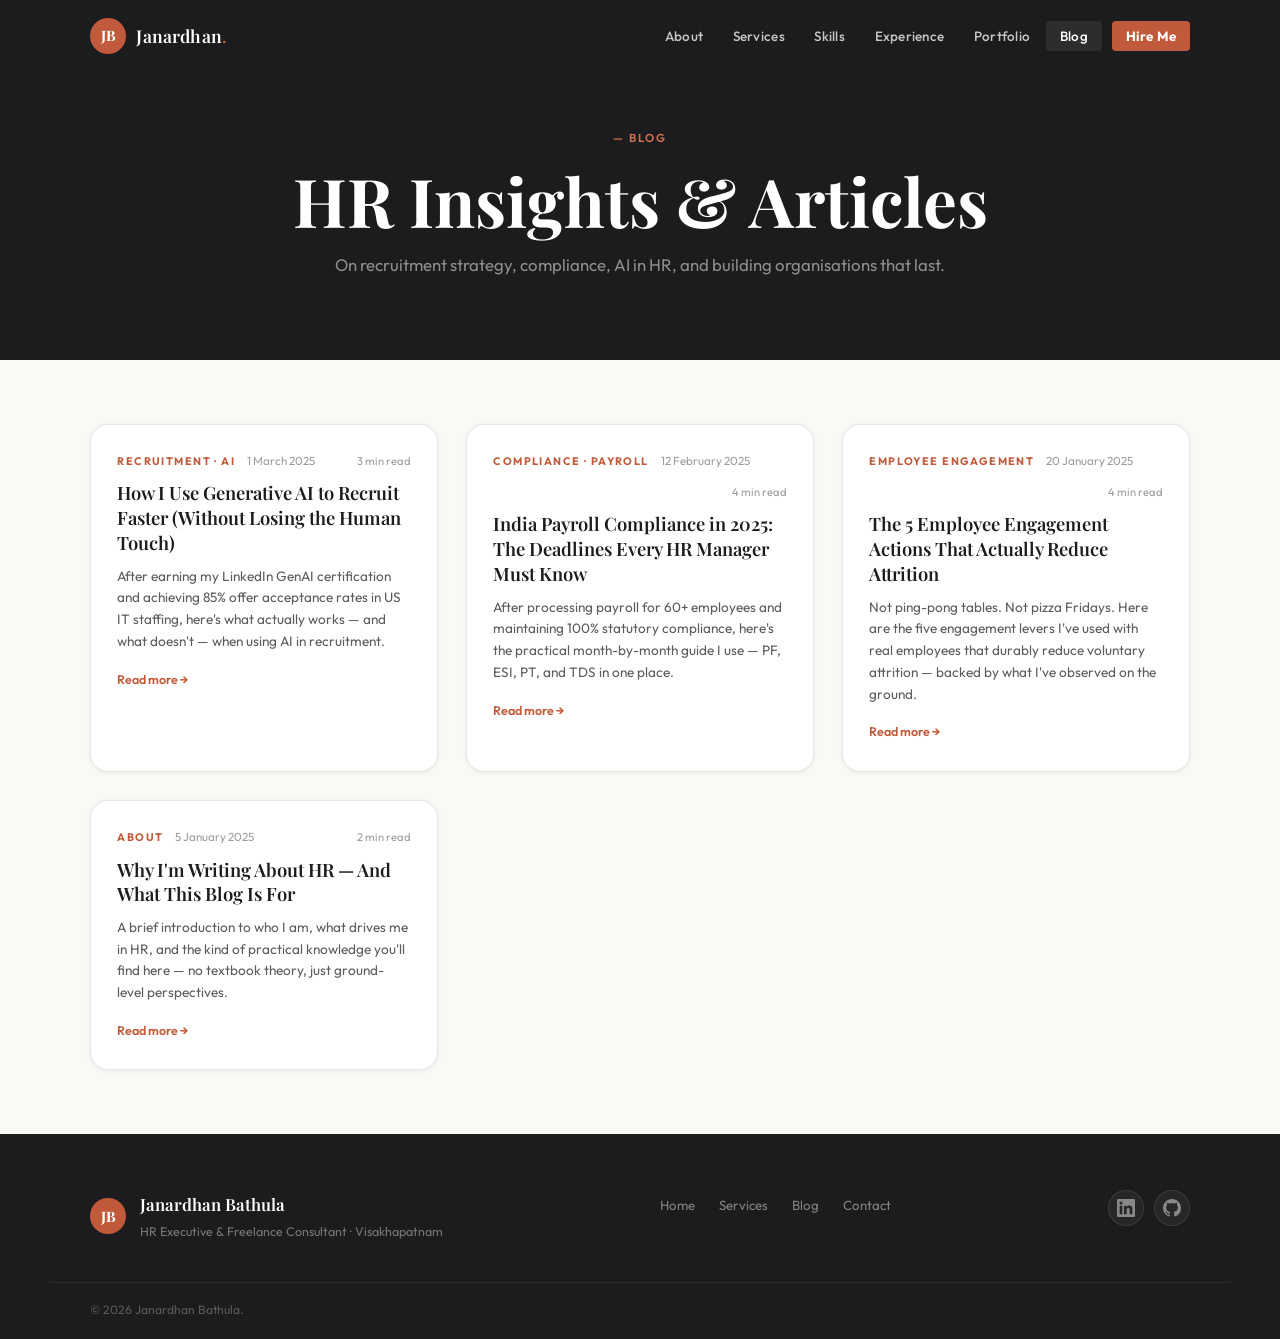
<file: blog.html>
<!DOCTYPE html>
<html lang="en">
<head>
  <meta charset="UTF-8" />
  <meta name="viewport" content="width=device-width, initial-scale=1.0" />
  <title>Blog | Janardhan Bathula – HR Insights</title>
  <meta name="description" content="Practical HR articles on AI in recruitment, payroll compliance in India, talent acquisition, and employee engagement by Janardhan Bathula." />
  <meta name="robots" content="index, follow" />
  <link rel="canonical" href="https://janardhanbathula.github.io/blog.html" />
  <meta property="og:title"       content="Blog | Janardhan Bathula – HR Insights" />
  <meta property="og:description" content="Practical HR insights on recruitment, compliance, and workforce management." />
  <meta property="og:type"        content="website" />
  <link rel="preconnect" href="https://fonts.googleapis.com" />
  <link rel="preconnect" href="https://fonts.gstatic.com" crossorigin />
  <link href="https://fonts.googleapis.com/css2?family=Playfair+Display:ital,wght@0,400;0,600;0,700;0,900;1,400;1,600&family=Outfit:wght@300;400;500;600&display=swap" rel="stylesheet" />
  <link rel="stylesheet" href="css/style.css" />
</head>
<body>

  <a href="#main-content" class="skip-nav">Skip to main content</a>

  <header class="site-header solid" role="banner" id="site-header">
    <nav class="nav-wrap" aria-label="Primary navigation">
      <a href="index.html" class="nav-brand" aria-label="Janardhan Bathula – Home">
        <span class="brand-mark" aria-hidden="true">JB</span>
        <span class="brand-text">Janardhan<span class="brand-dot">.</span></span>
      </a>
      <button class="nav-burger" id="nav-burger" aria-label="Open navigation menu" aria-expanded="false" aria-controls="nav-list">
        <span></span><span></span><span></span>
      </button>
      <ul class="nav-list" id="nav-list" role="list">
        <li><a href="index.html#about"      class="nav-item">About</a></li>
        <li><a href="index.html#services"   class="nav-item">Services</a></li>
        <li><a href="index.html#skills"     class="nav-item">Skills</a></li>
        <li><a href="index.html#experience" class="nav-item">Experience</a></li>
        <li><a href="index.html#portfolio"  class="nav-item">Portfolio</a></li>
        <li><a href="blog.html"             class="nav-item active" aria-current="page">Blog</a></li>
        <li><a href="index.html#contact"    class="nav-item nav-hire">Hire Me</a></li>
      </ul>
    </nav>
  </header>

  <main id="main-content">

    <div id="bp-hero" class="bp-hero">
      <div class="sec-label" style="color:var(--terra-lt)">— Blog</div>
      <h1>HR Insights &amp; Articles</h1>
      <p>On recruitment strategy, compliance, AI in HR, and building organisations that last.</p>
    </div>

    <div class="bp-grid" id="bp-grid" aria-live="polite">
      <div class="blog-loader" role="status" aria-label="Loading posts">
        <span class="ld"></span><span class="ld"></span><span class="ld"></span>
      </div>
    </div>

  </main>

  <footer class="site-footer" role="contentinfo">
    <div class="container footer-inner">
      <div class="ft-brand">
        <span class="brand-mark" aria-hidden="true">JB</span>
        <div>
          <p class="ft-name">Janardhan Bathula</p>
          <p class="ft-role">HR Executive &amp; Freelance Consultant · Visakhapatnam</p>
        </div>
      </div>
      <nav class="ft-nav" aria-label="Footer navigation">
        <a href="index.html">Home</a>
        <a href="index.html#services">Services</a>
        <a href="blog.html" aria-current="page">Blog</a>
        <a href="index.html#contact">Contact</a>
      </nav>
      <div class="ft-social">
        <a href="https://linkedin.com/in/janardhanbathula-1593731a5" target="_blank" rel="noopener noreferrer" aria-label="LinkedIn">
          <svg width="18" height="18" viewBox="0 0 24 24" fill="currentColor" aria-hidden="true"><path d="M20.447 20.452h-3.554v-5.569c0-1.328-.027-3.037-1.852-3.037-1.853 0-2.136 1.445-2.136 2.939v5.667H9.351V9h3.414v1.561h.046c.477-.9 1.637-1.85 3.37-1.85 3.601 0 4.267 2.37 4.267 5.455v6.286zM5.337 7.433a2.062 2.062 0 0 1-2.063-2.065 2.064 2.064 0 1 1 2.063 2.065zm1.782 13.019H3.555V9h3.564v11.452zM22.225 0H1.771C.792 0 0 .774 0 1.729v20.542C0 23.227.792 24 1.771 24h20.451C23.2 24 24 23.227 24 22.271V1.729C24 .774 23.2 0 22.222 0h.003z"/></svg>
        </a>
        <a href="https://github.com/janardhanbathula" target="_blank" rel="noopener noreferrer" aria-label="GitHub">
          <svg width="18" height="18" viewBox="0 0 24 24" fill="currentColor" aria-hidden="true"><path d="M12 0C5.37 0 0 5.37 0 12c0 5.31 3.435 9.795 8.205 11.385.6.105.825-.255.825-.57 0-.285-.015-1.23-.015-2.235-3.015.555-3.795-.735-4.035-1.41-.135-.345-.72-1.41-1.23-1.695-.42-.225-1.02-.78-.015-.795.945-.015 1.62.87 1.845 1.23 1.08 1.815 2.805 1.305 3.495.99.105-.78.42-1.305.765-1.605-2.67-.3-5.46-1.335-5.46-5.925 0-1.305.465-2.385 1.23-3.225-.12-.3-.54-1.53.12-3.18 0 0 1.005-.315 3.3 1.23.96-.27 1.98-.405 3-.405s2.04.135 3 .405c2.295-1.56 3.3-1.23 3.3-1.23.66 1.65.24 2.88.12 3.18.765.84 1.23 1.905 1.23 3.225 0 4.605-2.805 5.625-5.475 5.925.435.375.81 1.095.81 2.22 0 1.605-.015 2.895-.015 3.3 0 .315.225.69.825.57A12.02 12.02 0 0 0 24 12c0-6.63-5.37-12-12-12z"/></svg>
        </a>
      </div>
    </div>
    <div class="ft-bottom">
      <span>&copy; <span id="ft-year"></span> Janardhan Bathula.</span>
    </div>
  </footer>

  <button class="btt" id="btt" aria-label="Back to top">↑</button>
  <script src="js/main.js" defer></script>
</body>
</html>
</file>
<file: css/style.css>
/* ═══════════════════════════════════════════════════════════
   Janardhan Bathula – HR Portfolio v2
   Aesthetic: Warm Brutalist Minimalism
   Palette:   Charcoal · Stone · Terracotta · Ivory
   Type:      Playfair Display + Outfit
   ═══════════════════════════════════════════════════════════ */

/* ── CSS Variables ─────────────────────────────────────── */
:root {
  /* Palette */
  --coal:      #1C1C1E;
  --coal-soft: #2A2A2D;
  --coal-mid:  #3C3C3F;
  --terra:     #C05A3A;
  --terra-lt:  #D4714F;
  --terra-pale:#F2E8E4;
  --stone:     #F0EDE8;
  --stone-dk:  #E5E0D9;
  --ivory:     #FAF9F6;
  --white:     #FFFFFF;
  --txt-dark:  #1C1C1E;
  --txt-mid:   #5C5C60;
  --txt-light: #9C9CA0;
  --border:    rgba(28,28,30,0.1);

  /* Type */
  --ff-display: 'Playfair Display', 'Georgia', serif;
  --ff-body:    'Outfit', system-ui, sans-serif;

  /* Radii */
  --r-sm: 4px;
  --r-md: 10px;
  --r-lg: 18px;
  --r-xl: 28px;

  /* Shadows */
  --sh-sm: 0 1px 4px rgba(28,28,30,0.07);
  --sh-md: 0 6px 24px rgba(28,28,30,0.1);
  --sh-lg: 0 20px 60px rgba(28,28,30,0.14);

  /* Motion */
  --ease: cubic-bezier(0.4, 0, 0.2, 1);
  --dur: 0.3s;
  --dur-slow: 0.65s;

  /* Layout */
  --max-w: 1180px;
  --pad-x: clamp(1.25rem, 4vw, 2.5rem);
  --sec-y: clamp(5rem, 10vw, 9rem);
}

/* ── Reset ─────────────────────────────────────────────── */
*, *::before, *::after { box-sizing: border-box; margin: 0; padding: 0; }
html { scroll-behavior: smooth; -webkit-text-size-adjust: 100%; }
body {
  font-family: var(--ff-body);
  font-size: 16px;
  line-height: 1.7;
  color: var(--txt-dark);
  background: var(--ivory);
  overflow-x: hidden;
}
img { max-width: 100%; height: auto; display: block; }
a { color: inherit; text-decoration: none; }
ul, ol { list-style: none; }
button { cursor: pointer; background: none; border: none; font-family: inherit; }
:focus-visible {
  outline: 2px solid var(--terra);
  outline-offset: 3px;
  border-radius: 3px;
}

/* ── Skip Nav ──────────────────────────────────────────── */
.skip-nav {
  position: absolute; top: -999px; left: 1rem; z-index: 9999;
  padding: .6rem 1.4rem; background: var(--terra); color: var(--white);
  font-weight: 600; border-radius: var(--r-sm); transition: top .2s;
}
.skip-nav:focus { top: 1rem; }

/* ── Container ─────────────────────────────────────────── */
.container {
  max-width: var(--max-w);
  margin-inline: auto;
  padding-inline: var(--pad-x);
}

/* ── Reveal animations ─────────────────────────────────── */
.reveal {
  opacity: 0;
  transform: translateY(30px);
  transition: opacity var(--dur-slow) var(--ease), transform var(--dur-slow) var(--ease);
}
.reveal.vis { opacity: 1; transform: none; }
.d1 { transition-delay: .1s; }
.d2 { transition-delay: .2s; }
.d3 { transition-delay: .3s; }
.d4 { transition-delay: .4s; }
.d5 { transition-delay: .5s; }

/* ── Section shared ────────────────────────────────────── */
.section { padding-block: var(--sec-y); }

.sec-label {
  font-size: .72rem;
  font-weight: 600;
  letter-spacing: .18em;
  text-transform: uppercase;
  color: var(--terra);
  margin-bottom: .9rem;
}

.sec-heading {
  font-family: var(--ff-display);
  font-size: clamp(2.2rem, 4.5vw, 3.8rem);
  font-weight: 700;
  line-height: 1.12;
  color: var(--coal);
  margin-bottom: 1.25rem;
}
.sec-heading em {
  font-style: italic;
  font-weight: 400;
  color: var(--terra);
}

.sec-intro {
  font-size: 1.05rem;
  color: var(--txt-mid);
  max-width: 560px;
  margin-bottom: 3rem;
  line-height: 1.7;
}

/* ── Buttons ───────────────────────────────────────────── */
.btn {
  display: inline-flex; align-items: center; gap: .5rem;
  padding: .8rem 1.9rem;
  font-family: var(--ff-body); font-size: .9rem; font-weight: 600;
  letter-spacing: .03em; border-radius: var(--r-sm);
  transition: all var(--dur) var(--ease); white-space: nowrap;
}
.btn-terra  { background: var(--terra); color: var(--white); }
.btn-terra:hover, .btn-terra:focus-visible {
  background: var(--terra-lt); transform: translateY(-2px);
  box-shadow: 0 8px 24px rgba(192,90,58,.3);
}
.btn-outline {
  background: transparent; color: var(--white);
  border: 1.5px solid rgba(255,255,255,.5);
}
.btn-outline:hover, .btn-outline:focus-visible {
  border-color: var(--white); background: rgba(255,255,255,.1);
  transform: translateY(-2px);
}
.btn-outline-dark {
  background: transparent; color: var(--coal);
  border: 1.5px solid var(--coal);
}
.btn-outline-dark:hover, .btn-outline-dark:focus-visible {
  background: var(--coal); color: var(--white); transform: translateY(-2px);
}
.btn-sm { padding: .55rem 1.3rem; font-size: .84rem; }
.btn-full { width: 100%; justify-content: center; }

/* ═══════════════════ NAVIGATION ═══════════════════════ */
.site-header {
  position: fixed; top: 0; inset-inline: 0; z-index: 200;
  padding: 0;
  transition: background var(--dur) var(--ease), box-shadow var(--dur) var(--ease);
}
.site-header.solid {
  background: rgba(28,28,30,.97);
  backdrop-filter: blur(14px); -webkit-backdrop-filter: blur(14px);
  box-shadow: 0 1px 0 rgba(192,90,58,.25);
}

.nav-wrap {
  max-width: var(--max-w); margin-inline: auto;
  padding: 1.1rem var(--pad-x);
  display: flex; align-items: center; justify-content: space-between;
}

.nav-brand {
  display: flex; align-items: center; gap: .65rem;
  text-decoration: none;
}
.brand-mark {
  width: 36px; height: 36px; border-radius: 50%;
  background: var(--terra); color: var(--white);
  font-family: var(--ff-display); font-size: .9rem; font-weight: 700;
  display: flex; align-items: center; justify-content: center;
  flex-shrink: 0;
}
.brand-text {
  font-family: var(--ff-display); font-size: 1.1rem; font-weight: 600;
  color: var(--white); letter-spacing: .01em;
}
.brand-dot { color: var(--terra); }

.nav-list {
  display: flex; align-items: center; gap: .15rem;
}
.nav-item {
  font-size: .84rem; font-weight: 500;
  color: rgba(255,255,255,.75); letter-spacing: .02em;
  padding: .45rem .85rem; border-radius: var(--r-sm);
  transition: all var(--dur) var(--ease);
}
.nav-item:hover, .nav-item:focus-visible, .nav-item.active {
  color: var(--white); background: rgba(255,255,255,.08);
}
.nav-hire {
  background: var(--terra); color: var(--white) !important;
  font-weight: 700; margin-left: .5rem;
}
.nav-hire:hover, .nav-hire:focus-visible {
  background: var(--terra-lt); transform: translateY(-1px);
}

/* Burger */
.nav-burger {
  display: none; flex-direction: column; gap: 5px;
  width: 30px; height: 26px; justify-content: center;
}
.nav-burger span {
  display: block; width: 100%; height: 2px;
  background: var(--white); border-radius: 2px;
  transition: all var(--dur) var(--ease);
}
.nav-burger.open span:nth-child(1) { transform: rotate(45deg) translate(5px, 5px); }
.nav-burger.open span:nth-child(2) { opacity: 0; transform: scaleX(0); }
.nav-burger.open span:nth-child(3) { transform: rotate(-45deg) translate(5px, -5px); }

/* ═══════════════════ HERO ══════════════════════════════ */
.hero {
  min-height: 100svh;
  background: var(--coal);
  display: grid; place-items: center;
  padding: 7rem var(--pad-x) 5rem;
  position: relative; overflow: hidden;
}

/* Noise texture overlay */
.hero-noise {
  position: absolute; inset: 0; pointer-events: none; z-index: 0;
  background-image: url("data:image/svg+xml,%3Csvg viewBox='0 0 512 512' xmlns='http://www.w3.org/2000/svg'%3E%3Cfilter id='n'%3E%3CfeTurbulence type='fractalNoise' baseFrequency='0.9' numOctaves='4' stitchTiles='stitch'/%3E%3C/filter%3E%3Crect width='100%25' height='100%25' filter='url(%23n)' opacity='0.04'/%3E%3C/svg%3E");
  background-size: 200px 200px;
  opacity: .55;
}

/* Vertical rule lines */
.hero-lines {
  position: absolute; inset: 0; pointer-events: none; z-index: 0;
  display: grid; grid-template-columns: repeat(5, 1fr);
}
.hero-lines span {
  border-left: 1px solid rgba(255,255,255,.03);
}

.hero-inner {
  position: relative; z-index: 1;
  max-width: 860px; width: 100%;
  text-align: center;
}

.hero-eyebrow {
  display: inline-flex; align-items: center; gap: .6rem;
  font-size: .72rem; font-weight: 600; letter-spacing: .2em;
  text-transform: uppercase; color: var(--terra-lt);
  margin-bottom: 2rem;
}
.eyebrow-dot {
  width: 6px; height: 6px; border-radius: 50%;
  background: var(--terra);
  animation: dotPulse 2.5s ease-in-out infinite;
}
@keyframes dotPulse {
  0%,100% { opacity: .4; transform: scale(.8); }
  50%      { opacity: 1; transform: scale(1); }
}

.hero-title {
  display: flex; flex-direction: column; align-items: center;
  font-family: var(--ff-display);
  font-size: clamp(4rem, 10vw, 8rem);
  font-weight: 900; line-height: 1;
  color: var(--white); margin-bottom: 1rem;
}
.ht-top { letter-spacing: -.02em; }
.ht-bottom {
  display: flex; flex-direction: column; align-items: center; gap: .2rem;
  color: var(--terra); font-style: italic; font-weight: 400;
  font-size: .72em;
}
.title-rule { color: var(--terra); opacity: .5; }

.hero-role {
  font-size: clamp(1rem, 2vw, 1.35rem);
  font-weight: 300; letter-spacing: .14em; text-transform: uppercase;
  color: rgba(255,255,255,.55); margin-bottom: 1.25rem;
}

.hero-desc {
  font-size: clamp(.95rem, 1.5vw, 1.1rem);
  color: rgba(255,255,255,.6); line-height: 1.75;
  max-width: 600px; margin: 0 auto 2.5rem;
}
.hero-desc strong { color: var(--terra-lt); font-weight: 500; }

.hero-btns {
  display: flex; gap: 1rem; justify-content: center;
  flex-wrap: wrap; margin-bottom: 3.5rem;
}

/* Metrics */
.hero-metrics {
  display: flex; align-items: stretch; justify-content: center;
  flex-wrap: wrap; gap: 0;
  border: 1px solid rgba(255,255,255,.1);
  border-radius: var(--r-md);
  overflow: hidden; background: rgba(255,255,255,.03);
  backdrop-filter: blur(6px);
}
.metric {
  padding: 1.25rem 2rem; text-align: center; flex: 1; min-width: 120px;
  border-right: 1px solid rgba(255,255,255,.07);
}
.metric:last-child { border-right: none; }
.metric-sep { display: none; }
.metric-label {
  display: block; font-size: .68rem; font-weight: 600;
  letter-spacing: .12em; text-transform: uppercase;
  color: rgba(255,255,255,.4); margin-bottom: .3rem;
}
.metric-val {
  font-family: var(--ff-display); font-size: 2rem; font-weight: 700;
  color: var(--terra-lt); line-height: 1;
}

/* Scroll hint */
.hero-scroll {
  position: absolute; bottom: 2rem; left: 50%; transform: translateX(-50%);
  display: flex; flex-direction: column; align-items: center; gap: .4rem;
}
.hs-label { font-size: .62rem; letter-spacing: .18em; text-transform: uppercase; color: rgba(255,255,255,.25); }
.hs-track {
  width: 1px; height: 48px;
  background: linear-gradient(to bottom, rgba(192,90,58,.6), transparent);
}
.hs-thumb {
  width: 3px; height: 14px; border-radius: 2px;
  background: var(--terra); margin-left: -1px;
  animation: scrollDrop 2s ease-in-out infinite;
}
@keyframes scrollDrop {
  0%   { transform: translateY(0); opacity: 1; }
  80%  { transform: translateY(34px); opacity: 0; }
  100% { transform: translateY(0); opacity: 0; }
}

/* ═══════════════════ ABOUT ═════════════════════════════ */
.sec-about { background: var(--ivory); }

.about-grid {
  display: grid; grid-template-columns: 380px 1fr;
  gap: 5rem; align-items: start; margin-top: 2.5rem;
}

.photo-wrap {
  position: relative; border-radius: var(--r-lg); overflow: visible;
}
.photo-img {
  width: 100%; border-radius: var(--r-lg);
  aspect-ratio: 4/5; object-fit: cover;
  box-shadow: var(--sh-lg);
}
.photo-fallback {
  display: none; aspect-ratio: 4/5; width: 100%;
  border-radius: var(--r-lg);
  background: linear-gradient(135deg, var(--coal), var(--coal-mid));
  align-items: center; justify-content: center;
  font-family: var(--ff-display); font-size: 5rem; font-weight: 700;
  color: var(--terra); box-shadow: var(--sh-lg);
}
.photo-tag {
  position: absolute; bottom: -14px; right: -14px;
  background: var(--terra); color: var(--white);
  font-size: .72rem; font-weight: 700; letter-spacing: .06em;
  padding: .5rem .95rem; border-radius: var(--r-md);
  display: flex; align-items: center; gap: .5rem;
  box-shadow: var(--sh-md);
}
.ptag-dot {
  width: 4px; height: 4px; border-radius: 50%;
  background: rgba(255,255,255,.5);
}

.about-lede {
  font-family: var(--ff-display); font-size: 1.2rem; font-weight: 400;
  line-height: 1.65; color: var(--coal); margin-bottom: 1.1rem;
}
.about-body {
  color: var(--txt-mid); font-size: .97rem;
  line-height: 1.75; margin-bottom: 1.75rem;
}
.about-body strong { color: var(--coal); font-weight: 600; }

.cert-chips {
  display: flex; flex-wrap: wrap; gap: .5rem; margin-bottom: 1.75rem;
}
.chip {
  font-size: .76rem; font-weight: 500; padding: .3rem .8rem;
  background: var(--terra-pale); color: var(--terra);
  border: 1px solid rgba(192,90,58,.2); border-radius: 100px;
}

.about-meta { display: flex; flex-direction: column; gap: .55rem; }
.about-meta li {
  display: flex; align-items: center; gap: .65rem;
  font-size: .9rem; color: var(--txt-mid);
}
.meta-icon { font-size: .9rem; }

/* ═══════════════════ SERVICES ══════════════════════════ */
.sec-services { background: var(--coal); }
.sec-services .sec-heading { color: var(--white); }
.sec-services .sec-label  { color: var(--terra-lt); }
.sec-services .sec-intro  { color: rgba(255,255,255,.55); }

.svc-grid {
  display: grid; grid-template-columns: repeat(auto-fill, minmax(300px, 1fr));
  gap: 1.25rem;
}

.svc-card {
  background: rgba(255,255,255,.04);
  border: 1px solid rgba(255,255,255,.08);
  border-radius: var(--r-lg); padding: 2rem;
  position: relative; overflow: hidden;
  transition: all var(--dur) var(--ease);
}
.svc-card::after {
  content: ''; position: absolute; bottom: 0; left: 0; right: 0; height: 2px;
  background: var(--terra); transform: scaleX(0); transform-origin: left;
  transition: transform var(--dur) var(--ease);
}
.svc-card:hover {
  background: rgba(255,255,255,.07);
  border-color: rgba(192,90,58,.3);
  transform: translateY(-4px);
  box-shadow: 0 20px 50px rgba(0,0,0,.3);
}
.svc-card:hover::after { transform: scaleX(1); }

.svc-card--cta {
  background: rgba(192,90,58,.08);
  border-color: rgba(192,90,58,.25);
  display: flex; flex-direction: column; gap: 1rem;
}

.svc-num {
  font-family: var(--ff-display); font-size: 2.5rem;
  font-weight: 900; color: rgba(255,255,255,.08);
  line-height: 1; margin-bottom: .5rem;
}
.svc-name {
  font-family: var(--ff-display); font-size: 1.3rem;
  font-weight: 600; color: var(--white); margin-bottom: .65rem;
}
.svc-desc {
  font-size: .88rem; color: rgba(255,255,255,.55);
  line-height: 1.65; margin-bottom: 1rem;
}
.svc-points {
  margin-bottom: 1.25rem; display: flex; flex-direction: column; gap: .3rem;
}
.svc-points li {
  font-size: .83rem; color: rgba(255,255,255,.45);
  padding-left: 1rem; position: relative; line-height: 1.45;
}
.svc-points li::before {
  content: '›'; position: absolute; left: 0; color: var(--terra); font-weight: 700;
}
.svc-badge {
  display: inline-block; font-size: .68rem; font-weight: 700;
  letter-spacing: .1em; text-transform: uppercase;
  color: var(--terra-lt); border: 1px solid rgba(192,90,58,.3);
  padding: .2rem .65rem; border-radius: 100px;
}

/* ═══════════════════ SKILLS ════════════════════════════ */
.sec-skills { background: var(--stone); }

.skills-layout {
  display: grid; grid-template-columns: 1fr 1fr;
  gap: 4rem; margin-top: 2.5rem;
}
.skills-subhead {
  font-size: .74rem; font-weight: 700; letter-spacing: .14em;
  text-transform: uppercase; color: var(--txt-light);
  margin-bottom: 1.4rem;
}

/* Bars */
.bar-list { display: flex; flex-direction: column; gap: 1.2rem; }
.bar-row {}
.bar-top {
  display: flex; justify-content: space-between;
  font-size: .88rem; font-weight: 500; color: var(--coal);
  margin-bottom: .4rem;
}
.bar-pct { color: var(--terra); font-weight: 700; font-size: .83rem; }
.bar-track {
  height: 5px; background: var(--stone-dk); border-radius: 100px; overflow: hidden;
}
.bar-fill {
  height: 100%; width: 0%;
  background: linear-gradient(90deg, var(--terra), var(--terra-lt));
  border-radius: 100px;
  transition: width 1.3s cubic-bezier(.4,0,.2,1);
}

/* Tool pills */
.tool-cloud { display: flex; flex-wrap: wrap; gap: .5rem; }
.tool-pill {
  font-size: .82rem; font-weight: 500; padding: .38rem .88rem;
  background: var(--white); color: var(--coal);
  border: 1px solid var(--border); border-radius: var(--r-sm);
  box-shadow: var(--sh-sm);
  transition: all var(--dur) var(--ease);
}
.tool-pill:hover { border-color: var(--terra); box-shadow: 0 4px 14px rgba(192,90,58,.15); transform: translateY(-2px); }
.tool-pill--ai {
  background: var(--terra-pale); color: var(--terra);
  border-color: rgba(192,90,58,.2);
}

/* Statutory list */
.stat-list { display: flex; flex-direction: column; gap: .55rem; }
.stat-list li {
  font-size: .88rem; color: var(--txt-mid);
  padding-left: 1.1rem; position: relative;
}
.stat-list li::before {
  content: '▪'; position: absolute; left: 0;
  color: var(--terra); font-size: .6rem; top: .35rem;
}

/* ═══════════════════ EXPERIENCE ════════════════════════ */
.sec-exp { background: var(--coal); }
.sec-exp .sec-heading { color: var(--white); }
.sec-exp .sec-label  { color: var(--terra-lt); }

.timeline {
  position: relative; padding-left: 2.5rem; margin-top: 2.5rem;
}
.timeline::before {
  content: ''; position: absolute; left: 8px; top: 10px; bottom: 10px;
  width: 1px;
  background: linear-gradient(to bottom, var(--terra), rgba(192,90,58,.1));
}

.tl-item { position: relative; margin-bottom: 2.75rem; }
.tl-item:last-child { margin-bottom: 0; }

.tl-dot {
  position: absolute; left: -2.5rem; top: 7px;
  width: 14px; height: 14px; border-radius: 50%;
  background: var(--terra); border: 2.5px solid var(--coal);
  box-shadow: 0 0 0 3px rgba(192,90,58,.3);
}
.tl-dot--edu { background: var(--coal-mid); box-shadow: 0 0 0 3px rgba(255,255,255,.08); }

.tl-body {
  background: rgba(255,255,255,.04);
  border: 1px solid rgba(255,255,255,.07);
  border-radius: var(--r-md); padding: 1.6rem;
  transition: all var(--dur) var(--ease);
}
.tl-item:hover .tl-body {
  background: rgba(255,255,255,.07);
  border-color: rgba(192,90,58,.2);
}

.tl-head { display: flex; align-items: center; gap: .75rem; margin-bottom: .4rem; }
.tl-date {
  font-size: .73rem; font-weight: 700; letter-spacing: .06em;
  text-transform: uppercase; color: var(--terra-lt);
}
.tl-now {
  font-size: .62rem; font-weight: 800; letter-spacing: .1em;
  text-transform: uppercase; color: var(--coal);
  background: var(--terra); padding: .12rem .5rem; border-radius: 100px;
}
.tl-badge-edu {
  font-size: .62rem; font-weight: 700; letter-spacing: .08em;
  text-transform: uppercase; color: rgba(255,255,255,.4);
  border: 1px solid rgba(255,255,255,.15);
  padding: .1rem .5rem; border-radius: 100px;
}
.tl-role {
  font-family: var(--ff-display); font-size: 1.25rem;
  font-weight: 600; color: var(--white); margin-bottom: .2rem;
}
.tl-org {
  font-size: .85rem; color: rgba(255,255,255,.4);
  font-style: italic; margin-bottom: .9rem;
}
.tl-bullets { display: flex; flex-direction: column; gap: .4rem; }
.tl-bullets li {
  font-size: .87rem; color: rgba(255,255,255,.6);
  padding-left: 1rem; position: relative; line-height: 1.5;
}
.tl-bullets li::before {
  content: '▸'; position: absolute; left: 0;
  color: var(--terra); font-size: .58rem; top: .28rem;
}
.tl-bullets strong { color: rgba(255,255,255,.85); font-weight: 500; }

/* ═══════════════════ PORTFOLIO ═════════════════════════ */
.sec-portfolio { background: var(--ivory); }

.filter-bar {
  display: flex; gap: .4rem; flex-wrap: wrap; margin-bottom: 2.5rem;
}
.flt-btn {
  font-size: .8rem; font-weight: 600; letter-spacing: .04em;
  padding: .4rem 1rem; border-radius: 100px;
  color: var(--txt-mid); border: 1.5px solid var(--border);
  background: var(--white); transition: all var(--dur) var(--ease);
}
.flt-btn:hover, .flt-btn.active {
  background: var(--coal); color: var(--white); border-color: var(--coal);
}

.gallery {
  display: grid; grid-template-columns: repeat(auto-fill, minmax(280px, 1fr));
  gap: 1.5rem;
}
.gal-card {
  background: var(--white); border-radius: var(--r-lg);
  overflow: hidden; box-shadow: var(--sh-sm);
  transition: all var(--dur) var(--ease);
}
.gal-card:hover { box-shadow: var(--sh-lg); transform: translateY(-6px); }
.gal-card.hidden { display: none; }

.gal-img-wrap {
  position: relative; aspect-ratio: 16/10; background: var(--coal-soft); overflow: hidden;
}
.gal-img {
  width: 100%; height: 100%; object-fit: cover;
  transition: transform .5s var(--ease);
}
.gal-card:hover .gal-img { transform: scale(1.05); }
.gal-img-fb {
  display: none; position: absolute; inset: 0;
  align-items: center; justify-content: center;
  font-size: 2.5rem; background: var(--coal-soft);
}

.gal-info { padding: 1.35rem; }
.gal-cat {
  font-size: .68rem; font-weight: 700; letter-spacing: .14em;
  text-transform: uppercase; color: var(--terra);
}
.gal-title {
  font-family: var(--ff-display); font-size: 1.15rem;
  font-weight: 600; color: var(--coal); margin: .3rem 0 .45rem;
}
.gal-desc { font-size: .84rem; color: var(--txt-mid); line-height: 1.55; margin-bottom: .9rem; }
.gal-links { display: flex; align-items: center; gap: 1rem; }
.gal-gh {
  display: inline-flex; align-items: center; gap: .3rem;
  font-size: .8rem; font-weight: 600; color: var(--coal);
  transition: color var(--dur);
}
.gal-gh:hover { color: var(--terra); }
.gal-demo { font-size: .8rem; font-weight: 600; color: var(--terra); }

.github-cta { text-align: center; margin-top: 2.75rem; }

/* ═══════════════════ BLOG ══════════════════════════════ */
.sec-blog { background: var(--stone); }

.blog-grid {
  display: grid; grid-template-columns: repeat(auto-fill, minmax(300px, 1fr));
  gap: 1.5rem; min-height: 180px;
}

/* Loading dots */
.blog-loader {
  display: flex; align-items: center; gap: 7px;
  grid-column: 1/-1; justify-content: center; padding: 3rem;
}
.ld {
  width: 7px; height: 7px; border-radius: 50%;
  background: var(--terra); animation: ldBounce 1.2s ease-in-out infinite;
}
.ld:nth-child(2) { animation-delay: .2s; }
.ld:nth-child(3) { animation-delay: .4s; }
@keyframes ldBounce {
  0%,80%,100% { transform: scale(.5); opacity: .35; }
  40% { transform: scale(1); opacity: 1; }
}

.blog-card {
  display: block; text-decoration: none; color: inherit;
  background: var(--white); border-radius: var(--r-lg);
  padding: 1.65rem; border: 1px solid var(--border);
  transition: all var(--dur) var(--ease); box-shadow: var(--sh-sm);
}
.blog-card:hover {
  border-color: rgba(192,90,58,.35);
  box-shadow: var(--sh-md); transform: translateY(-3px);
}
.bc-top {
  display: flex; align-items: center; gap: .75rem; margin-bottom: .65rem; flex-wrap: wrap;
}
.bc-cat {
  font-size: .68rem; font-weight: 700; letter-spacing: .13em;
  text-transform: uppercase; color: var(--terra);
}
.bc-date { font-size: .73rem; color: var(--txt-light); }
.bc-rt { font-size: .7rem; color: var(--txt-light); margin-left: auto; }
.bc-title {
  font-family: var(--ff-display); font-size: 1.15rem;
  font-weight: 600; color: var(--coal);
  line-height: 1.35; margin-bottom: .6rem;
}
.bc-excerpt { font-size: .85rem; color: var(--txt-mid); line-height: 1.6; }
.bc-more {
  display: inline-flex; align-items: center; gap: .25rem;
  font-size: .78rem; font-weight: 600; color: var(--terra);
  margin-top: 1rem; transition: gap var(--dur);
}
.blog-card:hover .bc-more { gap: .5rem; }

.blog-more { text-align: center; margin-top: 2.75rem; }

/* ═══════════════════ CONTACT ═══════════════════════════ */
.sec-contact { background: var(--ivory); }

.contact-split {
  display: grid; grid-template-columns: 1fr 1.35fr;
  gap: 5rem; margin-top: 2.5rem; align-items: start;
}

.contact-sub {
  font-size: 1rem; color: var(--txt-mid); line-height: 1.7;
  margin-bottom: 2rem;
}
.cinfo-list { display: flex; flex-direction: column; gap: 1rem; margin-bottom: 2rem; }
.cinfo-link {
  display: flex; align-items: center; gap: .7rem;
  font-size: .93rem; color: var(--txt-dark); text-decoration: none;
  padding: .55rem 0;
  border-bottom: 1px solid var(--border);
  transition: color var(--dur);
}
a.cinfo-link:hover { color: var(--terra); }
.cinfo-link--plain { cursor: default; }
.cinfo-icon {
  width: 28px; height: 28px; border-radius: 50%;
  background: var(--terra-pale); color: var(--terra);
  display: flex; align-items: center; justify-content: center;
  font-size: .8rem; font-weight: 700; flex-shrink: 0;
}

.avail-pill {
  display: inline-flex; align-items: center; gap: .55rem;
  font-size: .84rem; color: var(--txt-mid);
  background: var(--white); border: 1px solid var(--border);
  padding: .55rem 1.1rem; border-radius: 100px; box-shadow: var(--sh-sm);
}
.avail-light {
  width: 8px; height: 8px; border-radius: 50%; background: #22c55e;
  animation: availPulse 2.2s ease-in-out infinite; flex-shrink: 0;
}
@keyframes availPulse {
  0%,100% { box-shadow: 0 0 0 0 rgba(34,197,94,.35); }
  50%      { box-shadow: 0 0 0 5px rgba(34,197,94,0); }
}

/* Form */
.contact-form-wrap {
  background: var(--white); border-radius: var(--r-xl);
  padding: 2.4rem; box-shadow: var(--sh-md);
  border: 1px solid var(--border);
}
.fgrp { margin-bottom: 1.3rem; }
.flabel {
  display: block; font-size: .84rem; font-weight: 600;
  color: var(--coal); margin-bottom: .35rem;
}
.flabel abbr { text-decoration: none; color: var(--terra); }
.finput {
  width: 100%; padding: .68rem 1rem;
  font-family: var(--ff-body); font-size: .93rem; color: var(--coal);
  background: var(--stone); border: 1.5px solid transparent;
  border-radius: var(--r-sm);
  transition: border-color var(--dur), box-shadow var(--dur);
  appearance: none;
}
.finput:focus {
  outline: none; border-color: var(--terra);
  box-shadow: 0 0 0 3px rgba(192,90,58,.13);
}
.finput.err { border-color: #ef4444; }
.ftextarea { resize: vertical; min-height: 115px; }
.fmeta-row { display: flex; justify-content: space-between; margin-top: .3rem; }
.ferr { font-size: .77rem; color: #ef4444; min-height: 1em; display: block; }
.fchar { font-size: .73rem; color: var(--txt-light); }
.fnote {
  font-size: .76rem; color: var(--txt-light);
  text-align: center; margin-top: .7rem;
}
.fnote a { color: var(--terra); text-decoration: underline; }
.fnote code { background: var(--stone); padding: .1rem .35rem; border-radius: 3px; }
.fsuccess {
  display: flex; align-items: center; gap: .65rem;
  margin-top: .9rem; padding: .9rem 1.1rem;
  background: rgba(34,197,94,.07); border: 1px solid rgba(34,197,94,.22);
  border-radius: var(--r-sm); font-size: .88rem; color: #15803d;
}

/* ═══════════════════ FOOTER ════════════════════════════ */
.site-footer { background: var(--coal); padding-top: 3.5rem; }

.footer-inner {
  display: grid; grid-template-columns: auto 1fr auto;
  gap: 2.5rem; align-items: start;
  padding-bottom: 2.5rem;
  border-bottom: 1px solid rgba(255,255,255,.07);
}
.ft-brand { display: flex; align-items: center; gap: .9rem; }
.ft-name { font-family: var(--ff-display); font-size: 1.05rem; font-weight: 600; color: var(--white); }
.ft-role { font-size: .78rem; color: rgba(255,255,255,.4); margin-top: .1rem; }

.ft-nav {
  display: flex; flex-wrap: wrap; gap: .4rem 1.5rem;
  justify-content: center; padding-top: .25rem;
}
.ft-nav a {
  font-size: .83rem; color: rgba(255,255,255,.45);
  transition: color var(--dur);
}
.ft-nav a:hover { color: var(--terra-lt); }

.ft-social { display: flex; gap: .6rem; }
.ft-social a {
  width: 36px; height: 36px; border-radius: 50%;
  display: flex; align-items: center; justify-content: center;
  color: rgba(255,255,255,.45); background: rgba(255,255,255,.05);
  border: 1px solid rgba(255,255,255,.09);
  transition: all var(--dur);
}
.ft-social a:hover {
  color: var(--terra-lt); border-color: rgba(192,90,58,.4);
  background: rgba(192,90,58,.1); transform: translateY(-2px);
}

.ft-bottom {
  display: flex; justify-content: space-between; align-items: center;
  padding: 1.1rem var(--pad-x);
  max-width: var(--max-w); margin-inline: auto;
  font-size: .76rem; color: rgba(255,255,255,.28);
  flex-wrap: wrap; gap: .5rem;
}
.ft-bottom a { color: rgba(255,255,255,.35); text-decoration: underline; }
.ft-bottom a:hover { color: var(--terra-lt); }

/* ═══════════════════ BACK TO TOP ═══════════════════════ */
.btt {
  position: fixed; bottom: 1.75rem; right: 1.75rem; z-index: 50;
  width: 42px; height: 42px; border-radius: 50%;
  background: var(--terra); color: var(--white);
  font-size: 1rem; font-weight: 700;
  display: flex; align-items: center; justify-content: center;
  opacity: 0; pointer-events: none;
  transition: all var(--dur); box-shadow: var(--sh-md);
}
.btt.vis { opacity: 1; pointer-events: auto; }
.btt:hover { transform: translateY(-3px); box-shadow: var(--sh-lg); }

/* ═══════════════════ BLOG PAGE ═════════════════════════ */
.bp-hero {
  background: var(--coal); padding: 8rem var(--pad-x) 5rem; text-align: center;
}
.bp-hero h1 {
  font-family: var(--ff-display); font-size: clamp(2.4rem,6vw,4.2rem);
  font-weight: 700; color: var(--white); line-height: 1.15; margin-bottom: .75rem;
}
.bp-hero p { font-size: 1.05rem; color: rgba(255,255,255,.5); }

.bp-grid {
  max-width: var(--max-w); margin-inline: auto;
  padding: 4rem var(--pad-x);
  display: grid; grid-template-columns: repeat(auto-fill, minmax(320px, 1fr));
  gap: 1.75rem;
}

/* Single post */
.post-hdr { background: var(--coal); padding: 8rem var(--pad-x) 5rem; }
.post-hdr-inner { max-width: 720px; margin-inline: auto; }
.post-cat {
  font-size: .72rem; font-weight: 700; letter-spacing: .15em;
  text-transform: uppercase; color: var(--terra-lt);
  display: block; margin-bottom: .75rem;
}
.post-h1 {
  font-family: var(--ff-display); font-size: clamp(2rem,5vw,3.5rem);
  font-weight: 700; color: var(--white); line-height: 1.18; margin-bottom: .9rem;
}
.post-meta {
  display: flex; gap: 1.25rem; font-size: .8rem; color: rgba(255,255,255,.4);
}
.post-body {
  max-width: 720px; margin-inline: auto;
  padding: 3.5rem var(--pad-x) 4rem;
}
.post-body h2 {
  font-family: var(--ff-display); font-size: 1.85rem;
  color: var(--coal); margin: 2.5rem 0 .9rem;
}
.post-body h3 {
  font-family: var(--ff-display); font-size: 1.3rem;
  color: var(--coal); margin: 2rem 0 .65rem;
}
.post-body p { color: var(--txt-mid); margin-bottom: 1.2rem; font-size: 1.02rem; line-height: 1.82; }
.post-body ul,.post-body ol { margin-bottom: 1.2rem; padding-left: 1.5rem; }
.post-body ul li { list-style: disc; color: var(--txt-mid); margin-bottom: .38rem; }
.post-body ol li { list-style: decimal; color: var(--txt-mid); margin-bottom: .38rem; }
.post-body strong { color: var(--coal); font-weight: 600; }
.post-body em { color: var(--terra); font-style: italic; }
.post-body a { color: var(--terra); text-decoration: underline; }
.post-body blockquote {
  border-left: 3px solid var(--terra); padding: .75rem 1.4rem;
  background: var(--terra-pale); border-radius: 0 var(--r-sm) var(--r-sm) 0;
  margin: 1.4rem 0; font-style: italic; color: var(--coal);
}
.post-body code {
  background: var(--stone-dk); padding: .15rem .4rem;
  border-radius: 3px; font-size: .87em; color: var(--coal);
}
.post-body pre {
  background: var(--coal); color: var(--terra-lt);
  padding: 1.4rem; border-radius: var(--r-md); overflow-x: auto; margin-bottom: 1.4rem;
}
.post-body pre code { background: none; color: inherit; padding: 0; }
.post-body hr { border: none; border-top: 1px solid var(--border); margin: 2rem 0; }

/* ═══════════════════ RESPONSIVE ════════════════════════ */
@media (max-width: 1024px) {
  .about-grid { grid-template-columns: 1fr; gap: 2.75rem; }
  .about-photo { max-width: 340px; margin-inline: auto; }
  .skills-layout { grid-template-columns: 1fr; gap: 2.75rem; }
  .contact-split { grid-template-columns: 1fr; gap: 2.75rem; }
  .footer-inner { grid-template-columns: 1fr; gap: 1.75rem; }
  .ft-nav { justify-content: flex-start; }
}

@media (max-width: 768px) {
  :root { --sec-y: clamp(3.5rem,7vw,5.5rem); }

  .nav-burger { display: flex; }
  .nav-list {
    position: fixed; inset: 0 0 0 auto; width: min(300px, 82vw);
    background: var(--coal-soft); flex-direction: column; align-items: flex-start;
    padding: 5.5rem 1.5rem 2rem; gap: .2rem;
    transform: translateX(100%); transition: transform var(--dur-slow) var(--ease);
    box-shadow: -6px 0 32px rgba(0,0,0,.45); z-index: 150;
  }
  .nav-list.open { transform: translateX(0); }
  .nav-item { font-size: 1rem; padding: .7rem 1rem; width: 100%; }
  .nav-hire { margin: .5rem 0 0; width: 100%; justify-content: center; display: flex; }

  .hero-metrics { flex-direction: column; }
  .metric { border-right: none; border-bottom: 1px solid rgba(255,255,255,.06); }
  .metric:last-child { border-bottom: none; }

  .svc-grid { grid-template-columns: 1fr; }
  .gallery  { grid-template-columns: 1fr; }
  .blog-grid{ grid-template-columns: 1fr; }
  .timeline { padding-left: 1.75rem; }
  .tl-dot   { left: -1.75rem; }
  .contact-form-wrap { padding: 1.65rem; }
}

@media (max-width: 480px) {
  .hero-title { font-size: clamp(3rem, 13vw, 5rem); }
  .hero-btns  { flex-direction: column; align-items: center; }
  .brand-text { display: none; }
  .ft-bottom  { flex-direction: column; text-align: center; }
}

/* ── Accessibility: reduced motion ─────────────────────── */
@media (prefers-reduced-motion: reduce) {
  *, *::before, *::after {
    animation-duration: .01ms !important;
    transition-duration: .01ms !important;
  }
  html { scroll-behavior: auto; }
  .reveal { opacity: 1; transform: none; }
}

/* ── Print ─────────────────────────────────────────────── */
@media print {
  .site-header, .btt, .hero-scroll, .hero-btns { display: none; }
  body { background: white; color: black; }
}
</file>
